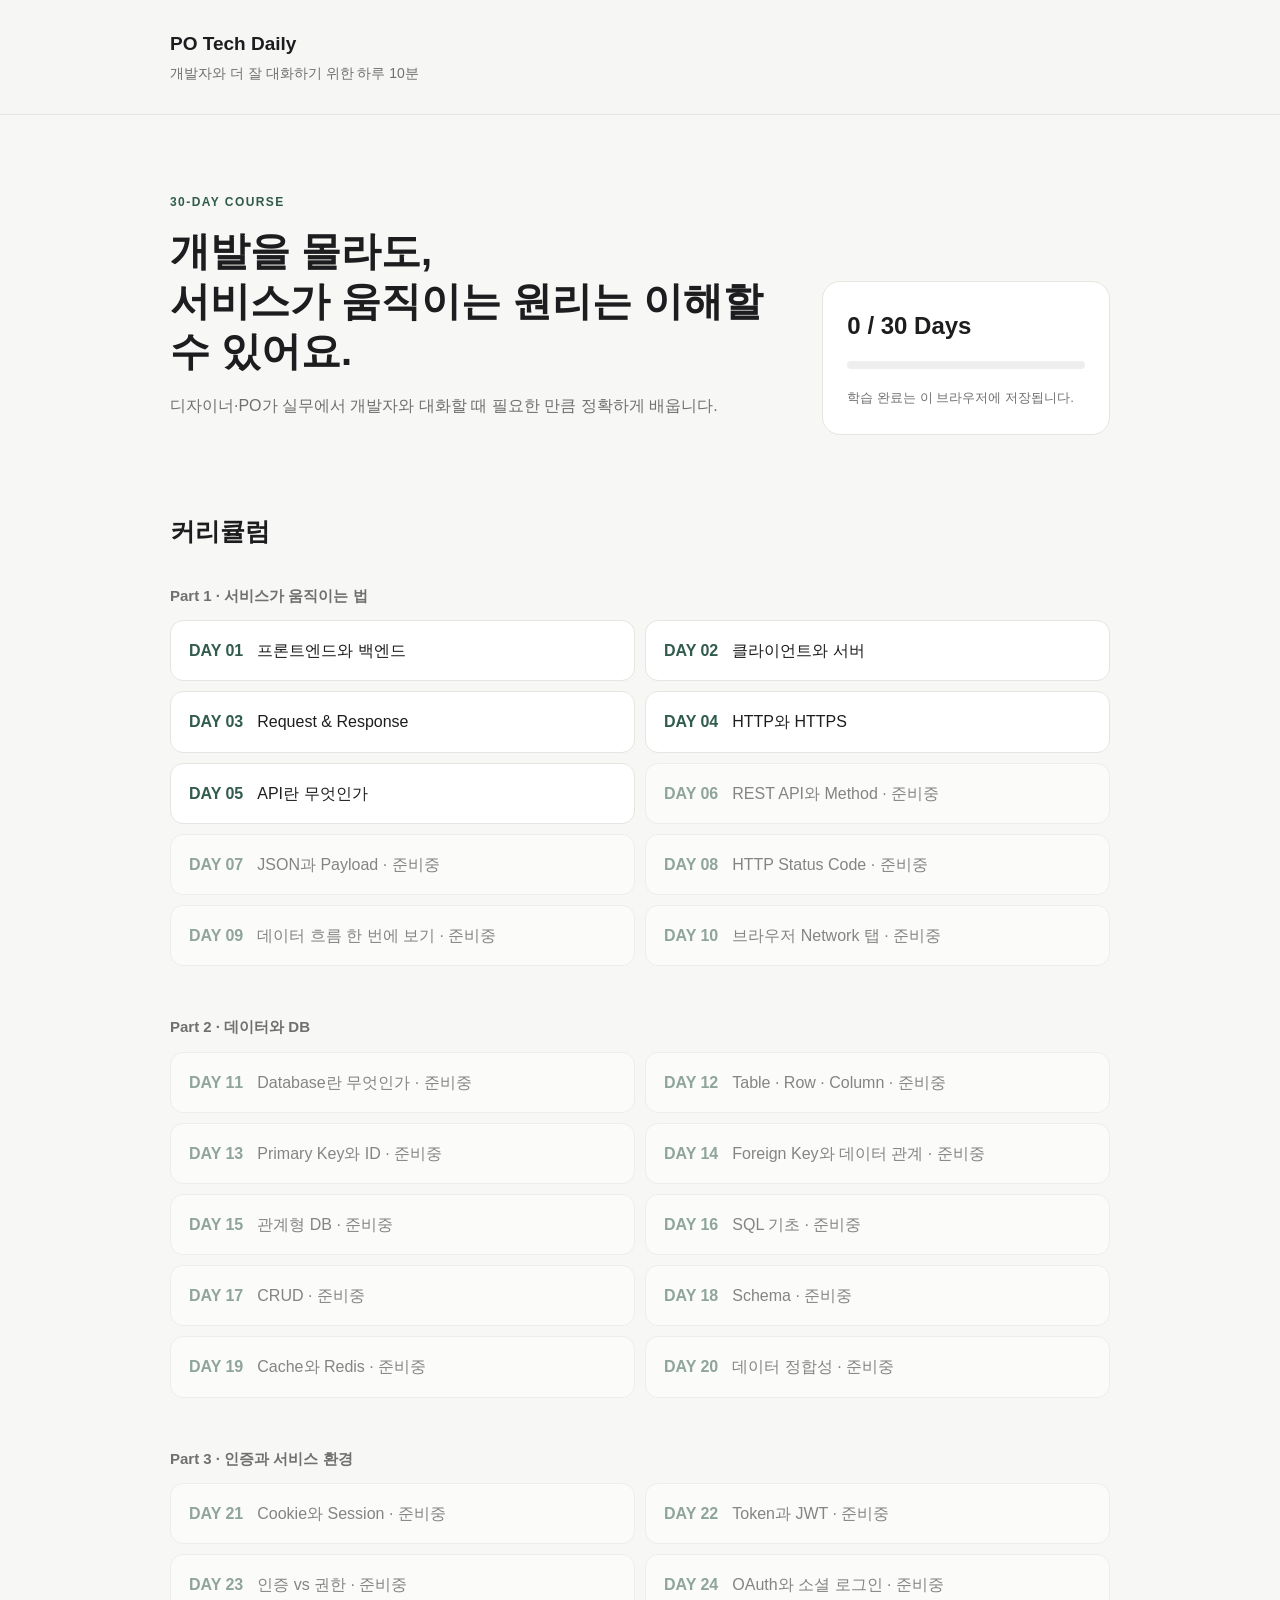
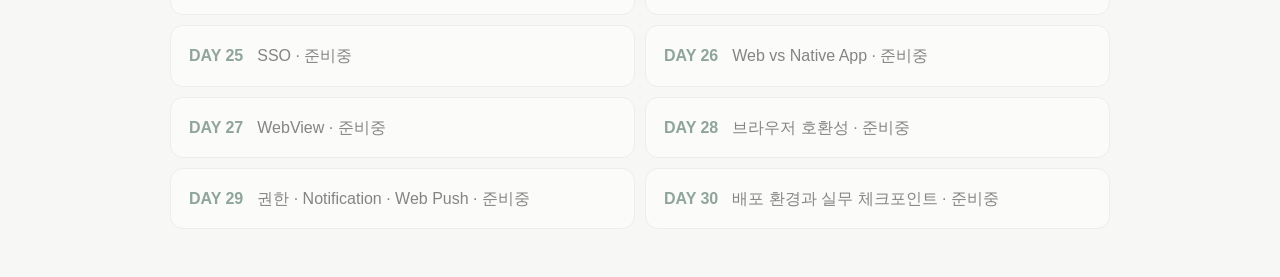
<file: index.html>
<!doctype html><html lang="ko"><head><meta charset="utf-8"><meta name="viewport" content="width=device-width,initial-scale=1"><title>PO Tech Daily</title><link rel="stylesheet" href="css/style.css"></head><body><header><div class="wrap"><a class="brand" href="index.html">PO Tech Daily</a><p>개발자와 더 잘 대화하기 위한 하루 10분</p></div></header><main class="wrap"><section class="hero"><div><span class="eyebrow">30-DAY COURSE</span><h1>개발을 몰라도,<br>서비스가 움직이는 원리는 이해할 수 있어요.</h1><p>디자이너·PO가 실무에서 개발자와 대화할 때 필요한 만큼 정확하게 배웁니다.</p></div><div class="progress-card"><strong id="progressText">0 / 30 Days</strong><div class="bar"><i id="progressBar"></i></div><small>학습 완료는 이 브라우저에 저장됩니다.</small></div></section><section><h2>커리큘럼</h2><div id="curriculum" class="curriculum"></div></section></main><script src="data/course.js"></script><script src="js/app.js"></script></body></html>
</file>
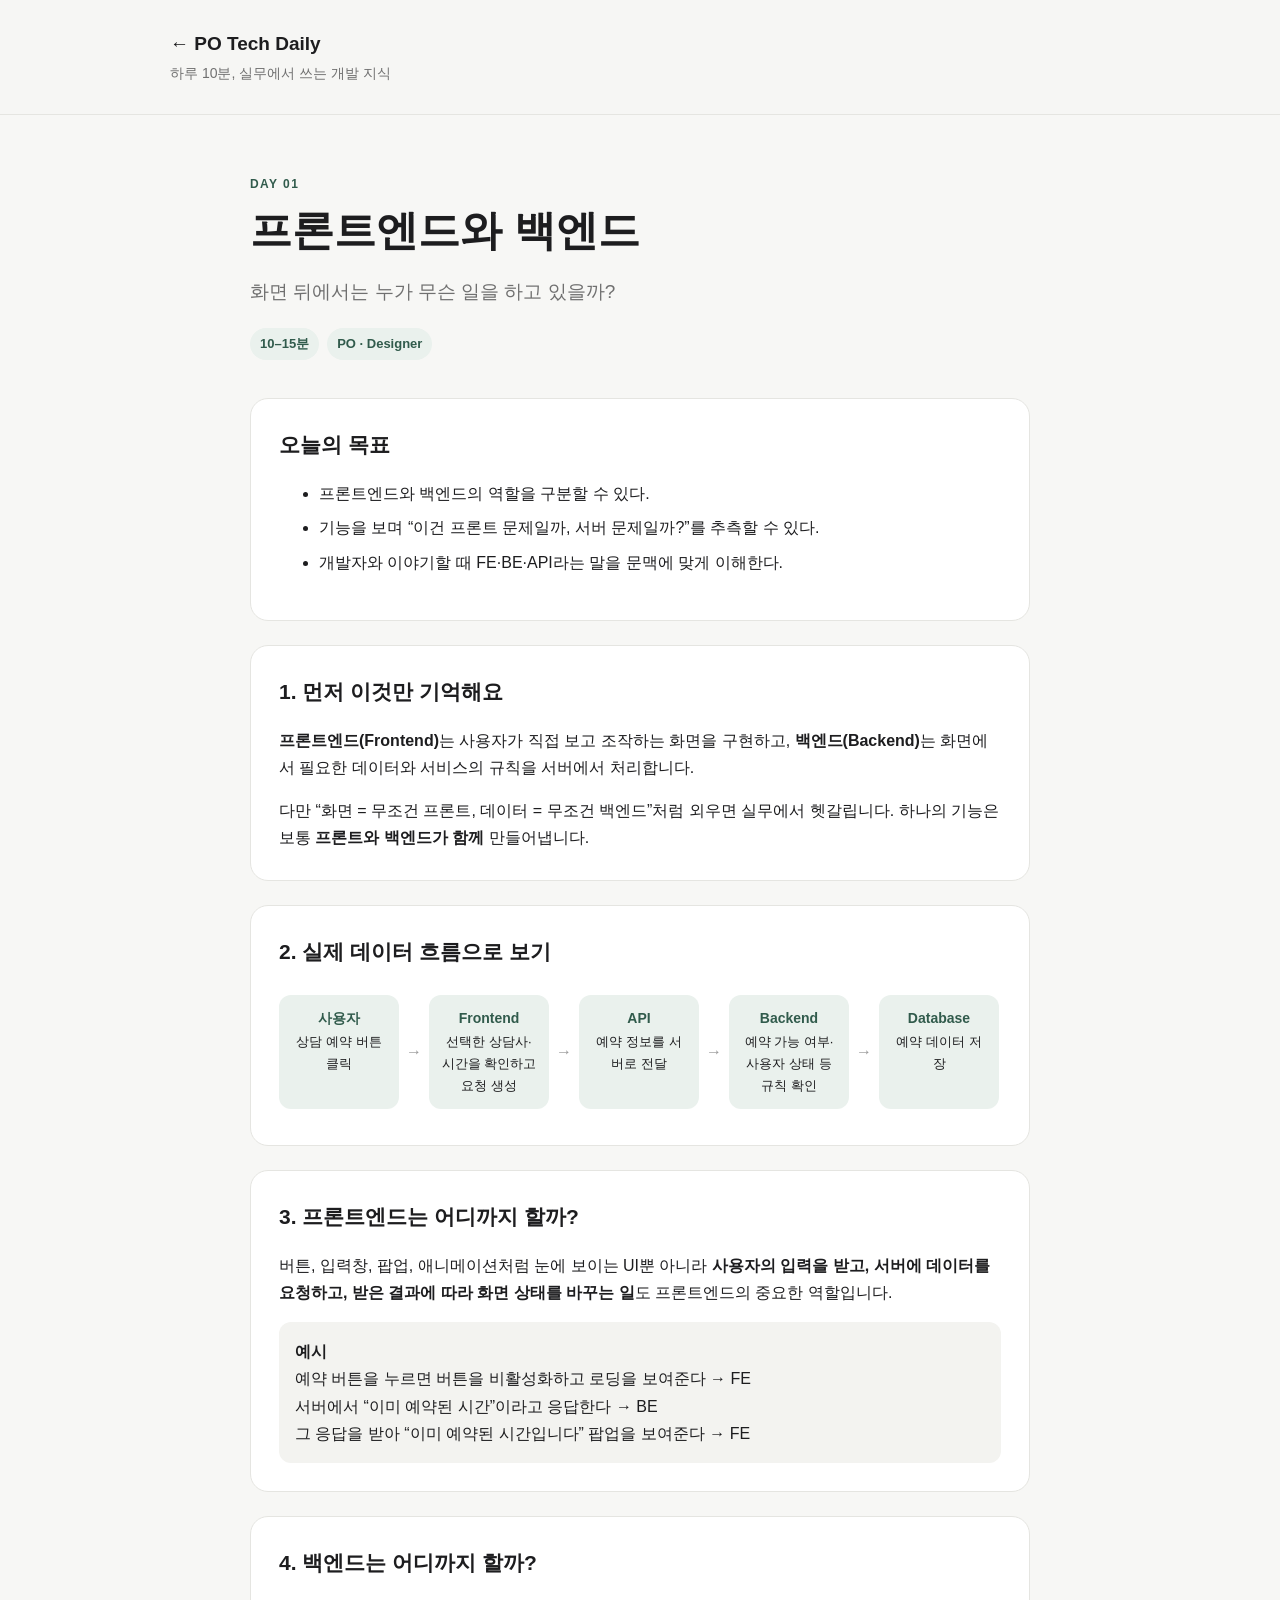
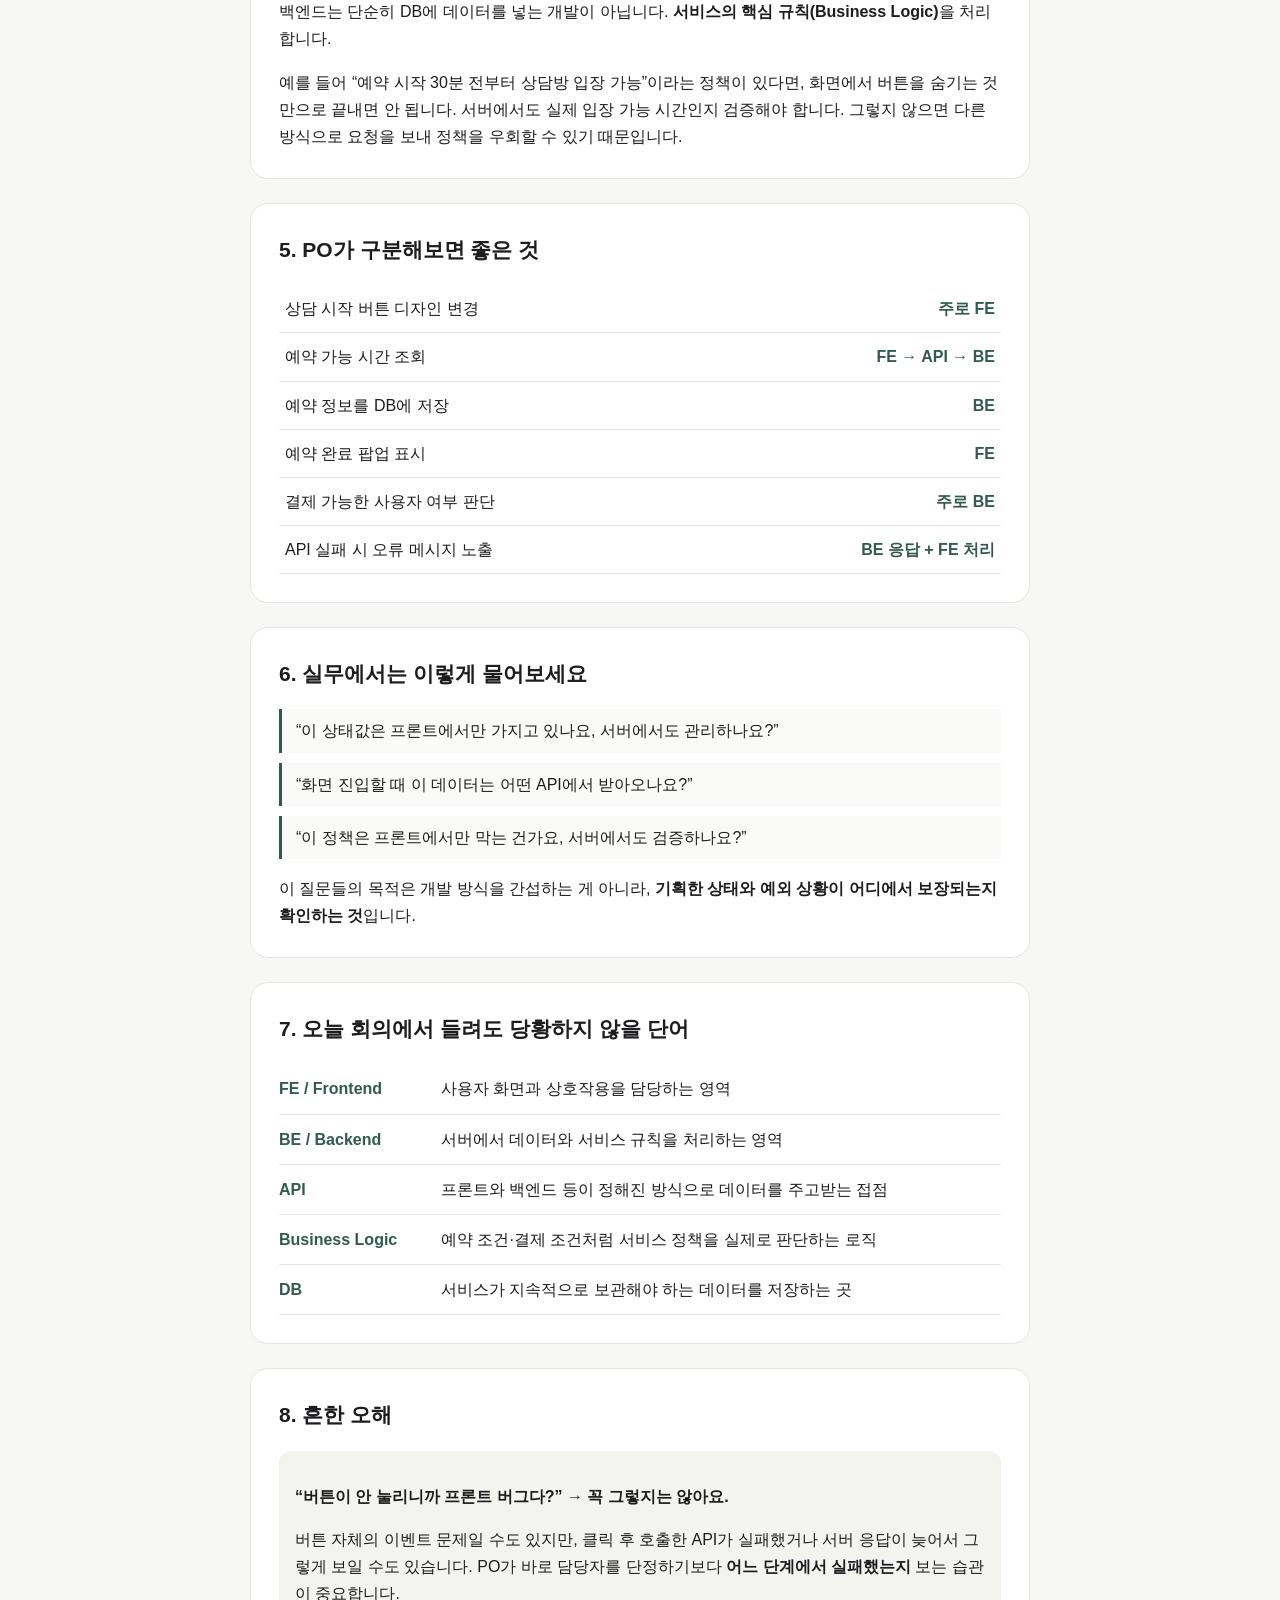
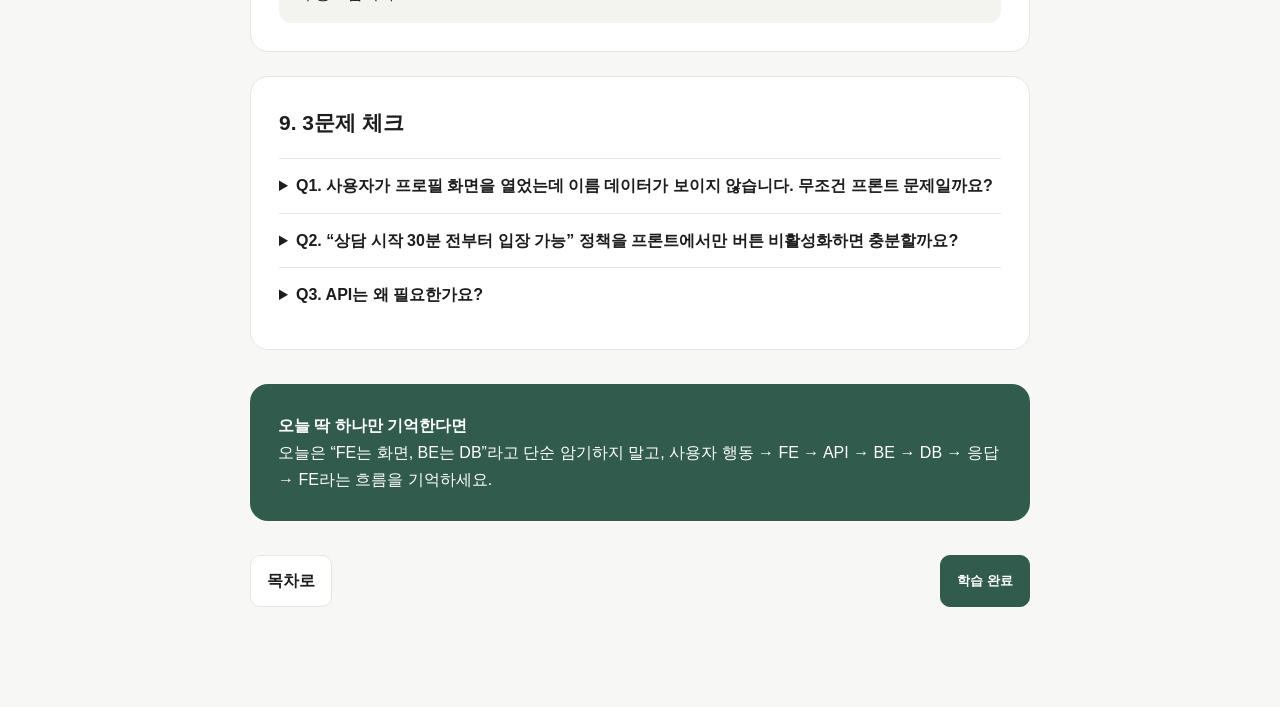
<file: day.html>
<!doctype html><html lang="ko"><head><meta charset="utf-8"><meta name="viewport" content="width=device-width,initial-scale=1"><title>PO Tech Daily</title><link rel="stylesheet" href="css/style.css"></head><body><header><div class="wrap"><a class="brand" href="index.html">← PO Tech Daily</a><p>하루 10분, 실무에서 쓰는 개발 지식</p></div></header><main class="wrap lesson-wrap"><div id="lesson"></div></main><script src="data/course.js"></script><script>
(function(){
  const params=new URLSearchParams(location.search);
  const day=Math.max(1,Math.min(30,Number(params.get('day'))||1));
  const script=document.createElement('script');
  script.src=`data/day${String(day).padStart(2,'0')}.js`;
  script.onload=()=>{const lesson=document.createElement('script');lesson.src='js/lesson.js';document.body.appendChild(lesson)};
  script.onerror=()=>{document.querySelector('#lesson').innerHTML=`<section class="lesson-card"><h1>Day ${String(day).padStart(2,'0')}</h1><p>아직 학습 콘텐츠가 준비되지 않았어요.</p><p><a class="btn" href="index.html">목차로 돌아가기</a></p></section>`};
  document.body.appendChild(script);
})();
</script></body></html>
</file>
<file: css/style.css>
:root{--bg:#f7f7f5;--card:#fff;--text:#1d1d1f;--muted:#707070;--line:#e5e5e1;--accent:#315b4c;--soft:#eaf1ed}*{box-sizing:border-box}body{margin:0;background:var(--bg);color:var(--text);font-family:-apple-system,BlinkMacSystemFont,"Segoe UI","Noto Sans KR",sans-serif;line-height:1.7}a{color:inherit;text-decoration:none}.wrap{width:min(940px,calc(100% - 36px));margin:auto}header{padding:28px 0;border-bottom:1px solid var(--line);background:rgba(247,247,245,.92)}header .brand{font-weight:800;font-size:19px}header p{margin:2px 0 0;color:var(--muted);font-size:14px}.hero{display:grid;grid-template-columns:1.5fr .7fr;gap:36px;align-items:end;padding:72px 0 54px}.eyebrow{font-size:12px;letter-spacing:.12em;color:var(--accent);font-weight:800}.hero h1{font-size:40px;line-height:1.25;margin:12px 0}.hero p{color:var(--muted)}.progress-card,.lesson-card{background:var(--card);border:1px solid var(--line);border-radius:18px;padding:24px}.progress-card strong{font-size:24px}.bar{height:8px;background:#eee;border-radius:99px;margin:14px 0}.bar i{display:block;height:100%;width:0;background:var(--accent);border-radius:99px}.progress-card small{color:var(--muted)}h2{font-size:25px}.part{margin:30px 0 48px}.part h3{font-size:15px;color:var(--muted);margin-bottom:12px}.days{display:grid;grid-template-columns:repeat(2,1fr);gap:10px}.day{display:flex;gap:14px;padding:16px 18px;background:var(--card);border:1px solid var(--line);border-radius:13px}.day.active:hover{border-color:var(--accent)}.day.locked{opacity:.52}.day-num{font-weight:800;color:var(--accent);min-width:52px}.lesson-wrap{max-width:780px;padding:54px 0 100px}.lesson-head h1{font-size:42px;line-height:1.2;margin:10px 0}.lesson-head .lead{font-size:19px;color:var(--muted)}.meta{display:flex;gap:8px;margin:20px 0 38px}.pill{background:var(--soft);color:var(--accent);padding:5px 10px;border-radius:99px;font-size:13px;font-weight:700}.lesson-card{margin:16px 0 24px;padding:28px}.lesson-card h2{margin-top:0;font-size:21px}.lesson-card p:last-child{margin-bottom:0}.goals li{margin:7px 0}.flow{display:flex;align-items:stretch;gap:7px;overflow-x:auto;padding:8px 0}.flow-step{min-width:120px;background:var(--soft);border-radius:12px;padding:12px;text-align:center;font-size:13px}.flow-step b{display:block;color:var(--accent);font-size:14px}.arrow{align-self:center;color:#999}.example,.warning-box{background:#f3f3f0;border-radius:12px;padding:16px;margin-top:16px}.compare{width:100%;border-collapse:collapse}.compare td{border-bottom:1px solid var(--line);padding:10px 6px}.compare td:last-child{text-align:right;font-weight:700;color:var(--accent)}.say{border-left:3px solid var(--accent);padding:8px 14px;margin:10px 0;background:#fafaf8}.term{display:grid;grid-template-columns:150px 1fr;gap:12px;padding:11px 0;border-bottom:1px solid var(--line)}.term b{color:var(--accent)}details{border-top:1px solid var(--line);padding:13px 0}summary{cursor:pointer;font-weight:700}.answer{color:var(--muted);padding:8px 0}.takeaway{background:var(--accent);color:white;border-radius:18px;padding:28px;margin:34px 0}.actions{display:flex;justify-content:space-between;gap:12px}.btn{border:1px solid var(--line);background:white;border-radius:10px;padding:11px 16px;font-weight:700;cursor:pointer}.btn.primary{background:var(--accent);color:white;border-color:var(--accent)}@media(max-width:680px){.hero{grid-template-columns:1fr;padding-top:44px}.hero h1,.lesson-head h1{font-size:31px}.days{grid-template-columns:1fr}.lesson-card{padding:21px}.term{grid-template-columns:1fr;gap:0}.flow{flex-direction:column}.arrow{transform:rotate(90deg)}}
</file>
